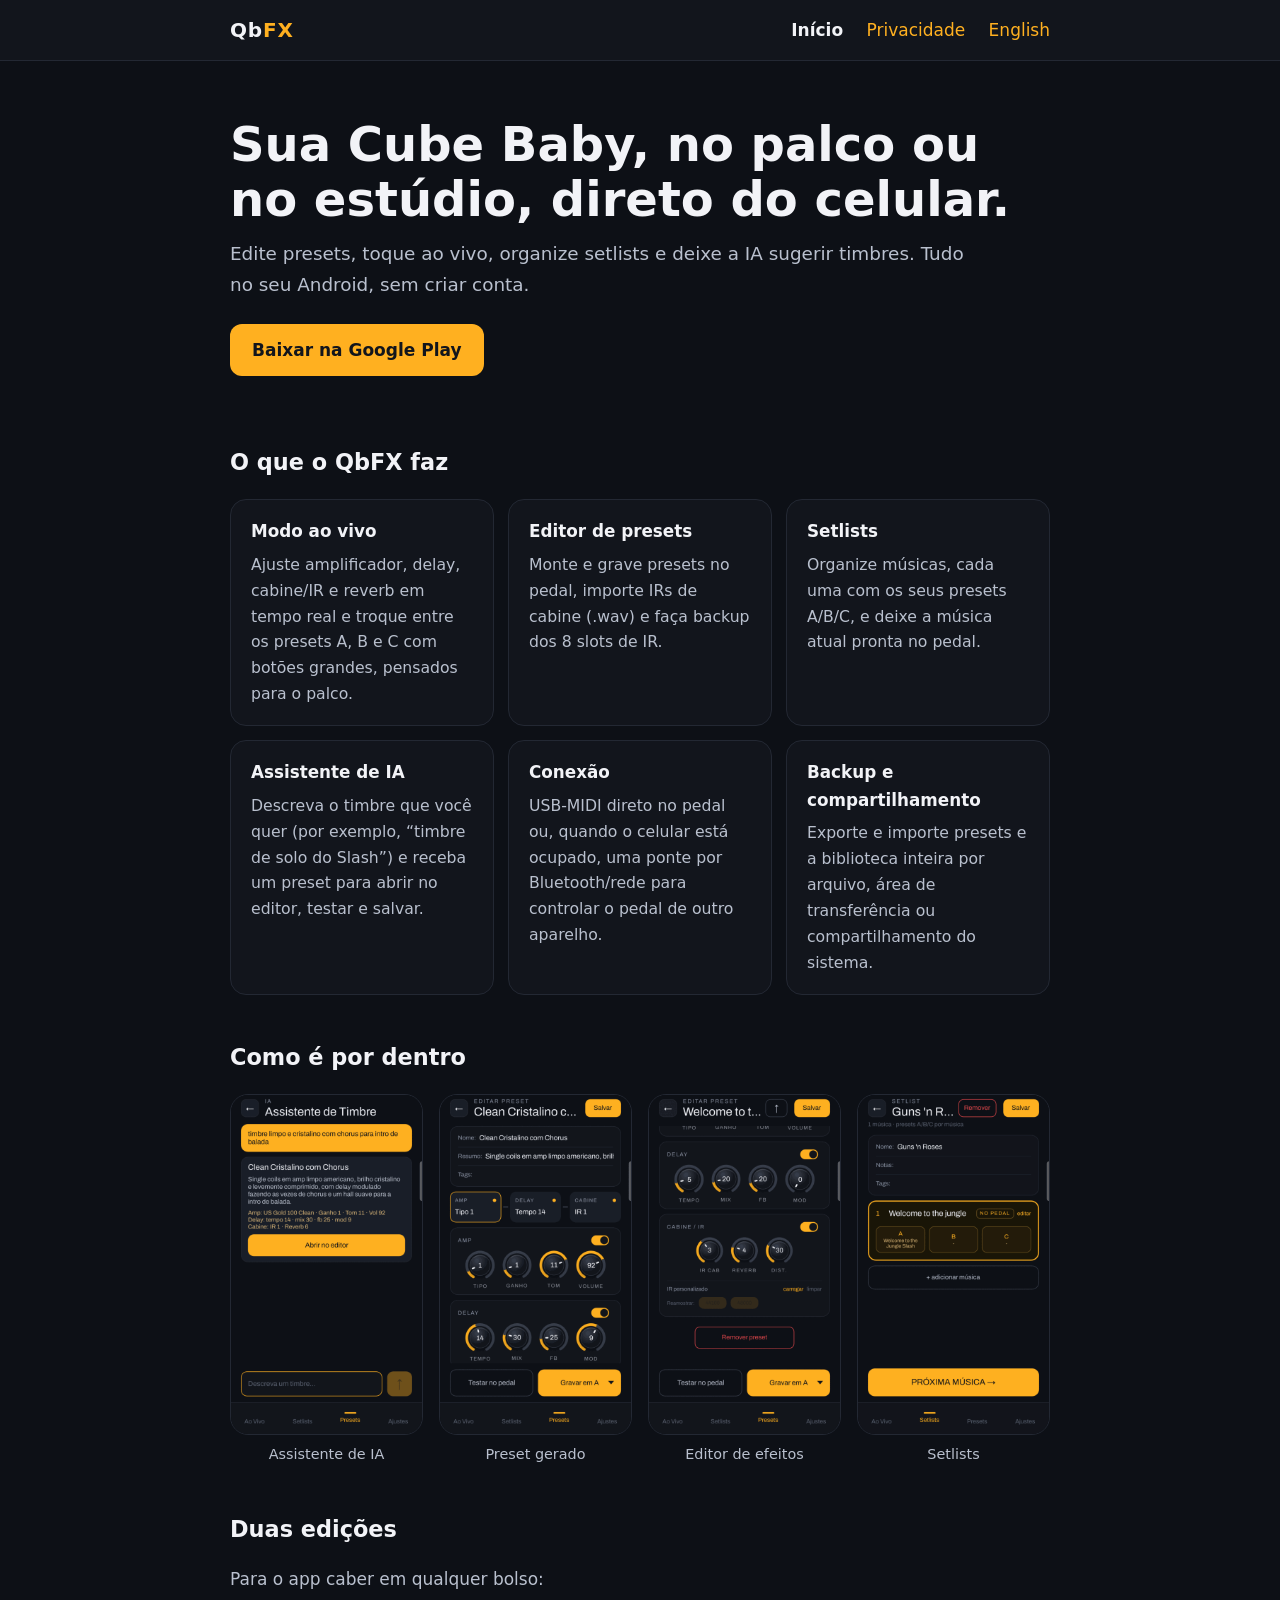
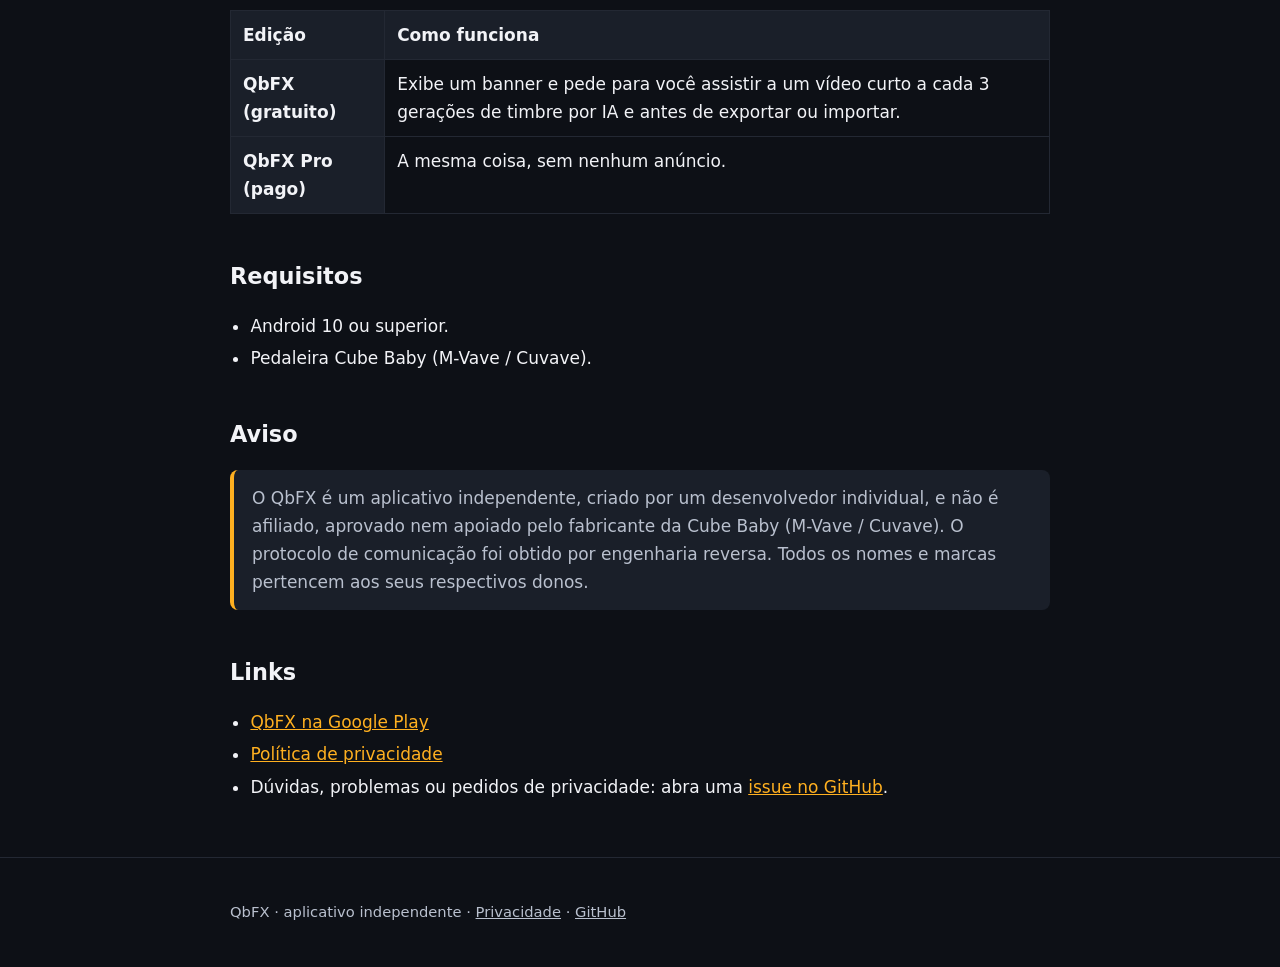
<file: index.html>
<!doctype html>
<html lang="pt-BR">
<head>
<meta charset="utf-8">
<meta name="viewport" content="width=device-width, initial-scale=1">
<title>QbFX — controle para a pedaleira Cube Baby</title>
<meta name="description" content="QbFX: aplicativo independente para editar presets, tocar ao vivo, organizar setlists e criar timbres com IA na pedaleira Cube Baby (M-Vave / Cuvave).">
<meta name="theme-color" content="#0d1016">
<link rel="stylesheet" href="style.css">
<link rel="alternate" hreflang="en" href="en/">
</head>
<body>
<header class="top"><div class="wrap">
<a class="brand" href="./">Qb<span>FX</span></a>
<nav aria-label="Navegação">
<a href="./" aria-current="page">Início</a>
<a href="privacy/">Privacidade</a>
<a href="en/" hreflang="en" lang="en" aria-label="Read this page in English">English</a>
</nav>
</div></header>
<main><div class="wrap">
<section class="hero">
<h1>Sua Cube Baby, no palco ou no estúdio, direto do celular.</h1>
<p>Edite presets, toque ao vivo, organize setlists e deixe a IA sugerir timbres. Tudo no seu Android, sem criar conta.</p>
<a class="badge" href="https://play.google.com/store/apps/details?id=com.guitareffects.qbfx&amp;hl=pt_BR" rel="noopener">Baixar na Google Play</a>
</section>
<h2>O que o QbFX faz</h2>
<div class="grid">
<div class="card"><h3>Modo ao vivo</h3><p>Ajuste amplificador, delay, cabine/IR e reverb em tempo real e troque entre os presets A, B e C com botões grandes, pensados para o palco.</p></div>
<div class="card"><h3>Editor de presets</h3><p>Monte e grave presets no pedal, importe IRs de cabine (.wav) e faça backup dos 8 slots de IR.</p></div>
<div class="card"><h3>Setlists</h3><p>Organize músicas, cada uma com os seus presets A/B/C, e deixe a música atual pronta no pedal.</p></div>
<div class="card"><h3>Assistente de IA</h3><p>Descreva o timbre que você quer (por exemplo, “timbre de solo do Slash”) e receba um preset para abrir no editor, testar e salvar.</p></div>
<div class="card"><h3>Conexão</h3><p>USB-MIDI direto no pedal ou, quando o celular está ocupado, uma ponte por Bluetooth/rede para controlar o pedal de outro aparelho.</p></div>
<div class="card"><h3>Backup e compartilhamento</h3><p>Exporte e importe presets e a biblioteca inteira por arquivo, área de transferência ou compartilhamento do sistema.</p></div>
</div>
<h2>Como é por dentro</h2>
<div class="shots">
<figure><img src="assets/shots/ai-chat.png" alt="Tela do assistente de IA com a resposta: o preset “Clean Cristalino com Chorus”" width="540" height="960" loading="lazy"><figcaption>Assistente de IA</figcaption></figure>
<figure><img src="assets/shots/ai-preset.png" alt="O preset gerado aberto no editor, com os knobs de amp e delay ajustados" width="540" height="960" loading="lazy"><figcaption>Preset gerado</figcaption></figure>
<figure><img src="assets/shots/editor.png" alt="Editor de presets com amp, delay e cabine/IR" width="540" height="960" loading="lazy"><figcaption>Editor de efeitos</figcaption></figure>
<figure><img src="assets/shots/setlist.png" alt="Setlist com uma música e os presets A, B e C" width="540" height="960" loading="lazy"><figcaption>Setlists</figcaption></figure>
</div>
<h2>Duas edições</h2>
<p class="muted">Para o app caber em qualquer bolso:</p>
<table>
<tr><th>Edição</th><th>Como funciona</th></tr>
<tr><th scope="row">QbFX (gratuito)</th><td>Exibe um banner e pede para você assistir a um vídeo curto a cada 3 gerações de timbre por IA e antes de exportar ou importar.</td></tr>
<tr><th scope="row">QbFX Pro (pago)</th><td>A mesma coisa, sem nenhum anúncio.</td></tr>
</table>
<h2>Requisitos</h2>
<ul>
<li>Android 10 ou superior.</li><li>Pedaleira Cube Baby (M-Vave / Cuvave).</li>
</ul>
<h2>Aviso</h2>
<p class="note">O QbFX é um aplicativo independente, criado por um desenvolvedor individual, e não é afiliado, aprovado nem apoiado pelo fabricante da Cube Baby (M-Vave / Cuvave). O protocolo de comunicação foi obtido por engenharia reversa. Todos os nomes e marcas pertencem aos seus respectivos donos.</p>
<h2>Links</h2>
<ul>
<li><a href="https://play.google.com/store/apps/details?id=com.guitareffects.qbfx&amp;hl=pt_BR" rel="noopener">QbFX na Google Play</a></li>
<li><a href="privacy/">Política de privacidade</a></li>
<li>Dúvidas, problemas ou pedidos de privacidade: abra uma <a href="https://github.com/brunogamacatao/qbfx/issues">issue no GitHub</a>.</li>
</ul>
</div></main>
<footer><div class="wrap">
<p>QbFX · aplicativo independente · <a href="privacy/">Privacidade</a> · <a href="https://github.com/brunogamacatao/qbfx/issues">GitHub</a></p>
</div></footer>
</body>
</html>
</file>
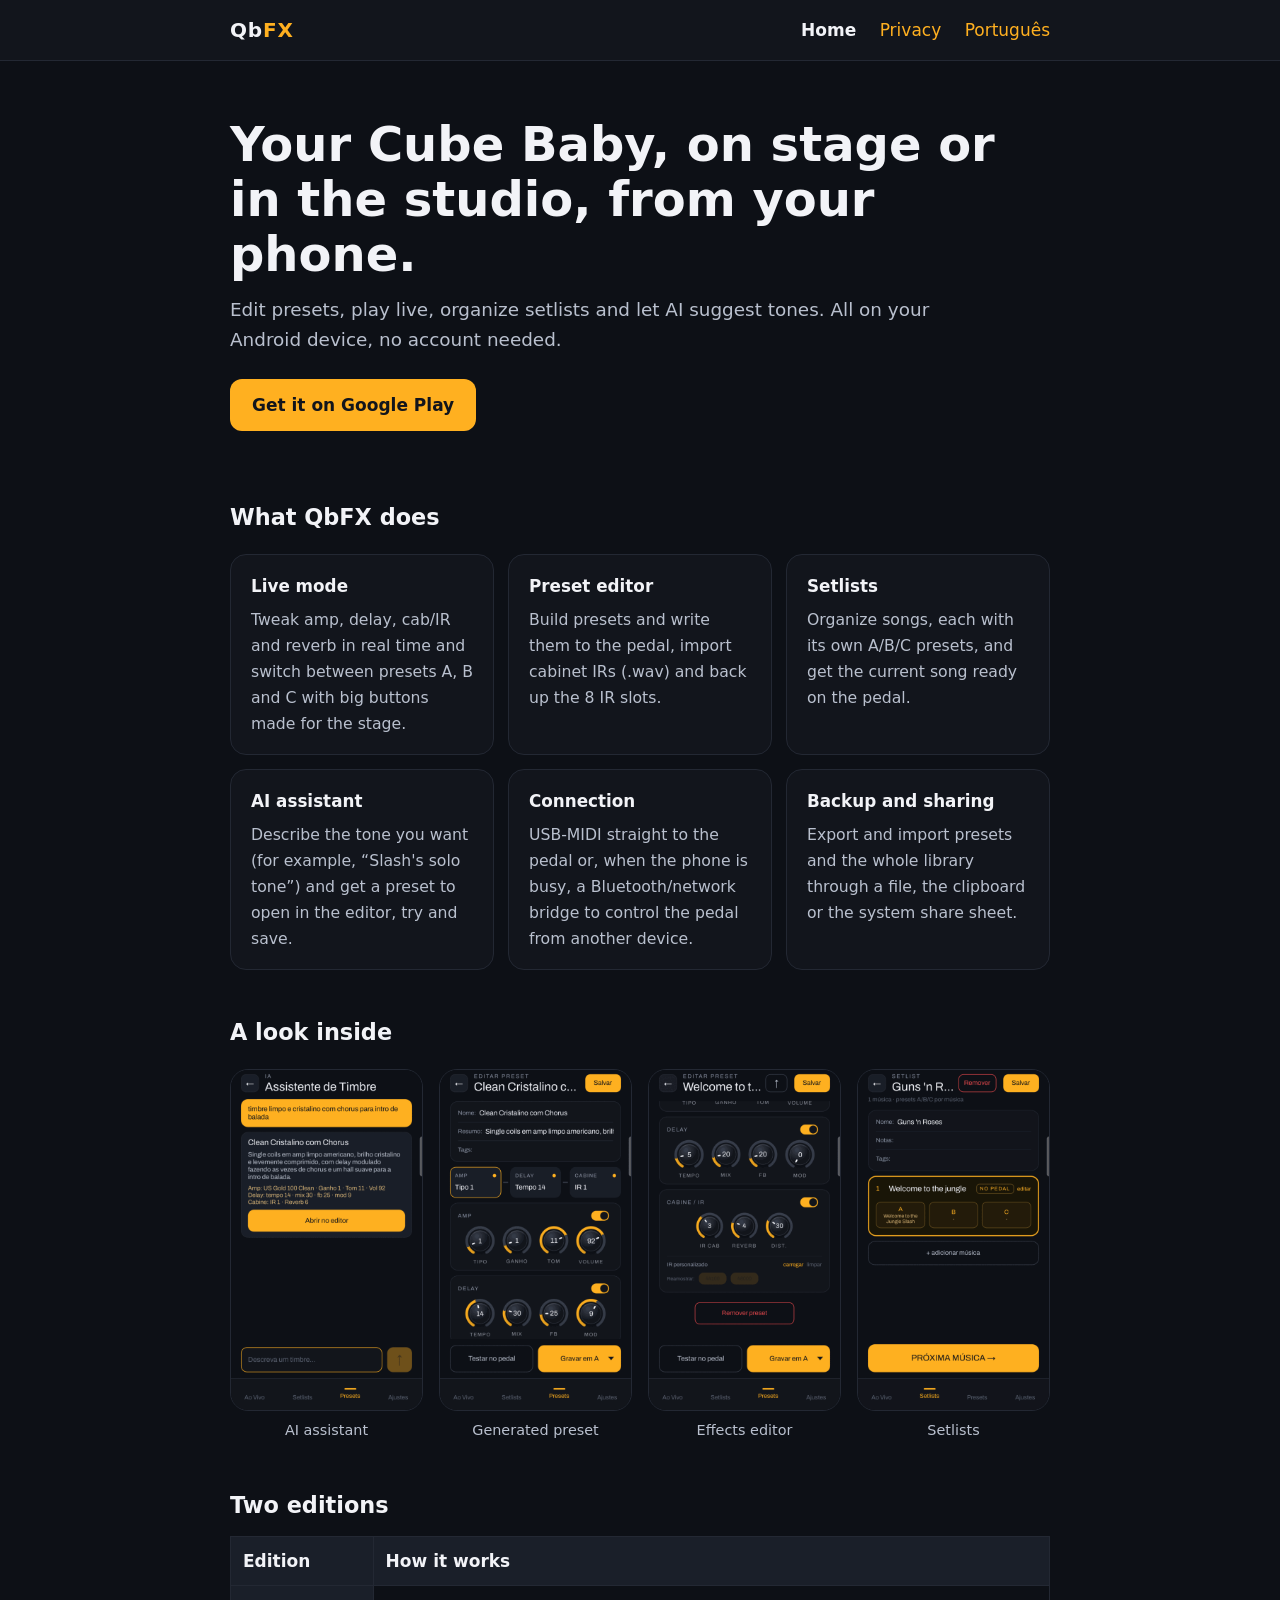
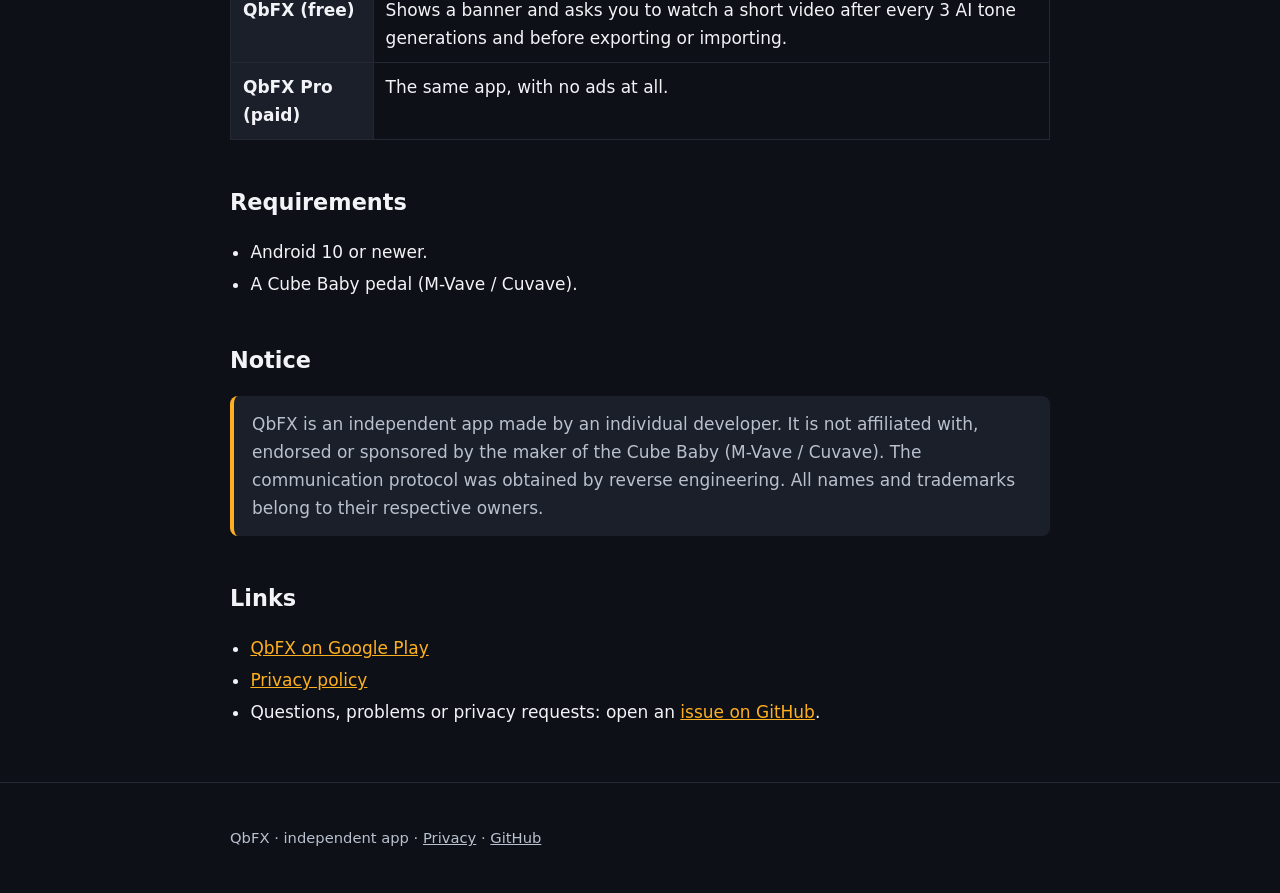
<file: en/index.html>
<!doctype html>
<html lang="en">
<head>
<meta charset="utf-8">
<meta name="viewport" content="width=device-width, initial-scale=1">
<title>QbFX — a controller app for the Cube Baby pedal</title>
<meta name="description" content="QbFX: an independent app to edit presets, play live, organize setlists and create tones with AI on the Cube Baby pedal (M-Vave / Cuvave).">
<meta name="theme-color" content="#0d1016">
<link rel="stylesheet" href="../style.css">
<link rel="alternate" hreflang="pt-BR" href="../">
</head>
<body>
<header class="top"><div class="wrap">
<a class="brand" href="./">Qb<span>FX</span></a>
<nav aria-label="Navigation">
<a href="./" aria-current="page">Home</a>
<a href="privacy/">Privacy</a>
<a href="../" hreflang="pt-BR" lang="pt-BR" aria-label="Ler esta página em português">Português</a>
</nav>
</div></header>
<main><div class="wrap">
<section class="hero">
<h1>Your Cube Baby, on stage or in the studio, from your phone.</h1>
<p>Edit presets, play live, organize setlists and let AI suggest tones. All on your Android device, no account needed.</p>
<a class="badge" href="https://play.google.com/store/apps/details?id=com.guitareffects.qbfx&amp;hl=en" rel="noopener">Get it on Google Play</a>
</section>
<h2>What QbFX does</h2>
<div class="grid">
<div class="card"><h3>Live mode</h3><p>Tweak amp, delay, cab/IR and reverb in real time and switch between presets A, B and C with big buttons made for the stage.</p></div>
<div class="card"><h3>Preset editor</h3><p>Build presets and write them to the pedal, import cabinet IRs (.wav) and back up the 8 IR slots.</p></div>
<div class="card"><h3>Setlists</h3><p>Organize songs, each with its own A/B/C presets, and get the current song ready on the pedal.</p></div>
<div class="card"><h3>AI assistant</h3><p>Describe the tone you want (for example, “Slash&#x27;s solo tone”) and get a preset to open in the editor, try and save.</p></div>
<div class="card"><h3>Connection</h3><p>USB-MIDI straight to the pedal or, when the phone is busy, a Bluetooth/network bridge to control the pedal from another device.</p></div>
<div class="card"><h3>Backup and sharing</h3><p>Export and import presets and the whole library through a file, the clipboard or the system share sheet.</p></div>
</div>
<h2>A look inside</h2>
<div class="shots">
<figure><img src="../assets/shots/ai-chat.png" alt="AI assistant screen with the answer: the preset “Clean Cristalino com Chorus”" width="540" height="960" loading="lazy"><figcaption>AI assistant</figcaption></figure>
<figure><img src="../assets/shots/ai-preset.png" alt="The generated preset opened in the editor, with the amp and delay knobs set" width="540" height="960" loading="lazy"><figcaption>Generated preset</figcaption></figure>
<figure><img src="../assets/shots/editor.png" alt="Preset editor with amp, delay and cab/IR" width="540" height="960" loading="lazy"><figcaption>Effects editor</figcaption></figure>
<figure><img src="../assets/shots/setlist.png" alt="A setlist with one song and its A, B and C presets" width="540" height="960" loading="lazy"><figcaption>Setlists</figcaption></figure>
</div>
<h2>Two editions</h2>

<table>
<tr><th>Edition</th><th>How it works</th></tr>
<tr><th scope="row">QbFX (free)</th><td>Shows a banner and asks you to watch a short video after every 3 AI tone generations and before exporting or importing.</td></tr>
<tr><th scope="row">QbFX Pro (paid)</th><td>The same app, with no ads at all.</td></tr>
</table>
<h2>Requirements</h2>
<ul>
<li>Android 10 or newer.</li><li>A Cube Baby pedal (M-Vave / Cuvave).</li>
</ul>
<h2>Notice</h2>
<p class="note">QbFX is an independent app made by an individual developer. It is not affiliated with, endorsed or sponsored by the maker of the Cube Baby (M-Vave / Cuvave). The communication protocol was obtained by reverse engineering. All names and trademarks belong to their respective owners.</p>
<h2>Links</h2>
<ul>
<li><a href="https://play.google.com/store/apps/details?id=com.guitareffects.qbfx&amp;hl=en" rel="noopener">QbFX on Google Play</a></li>
<li><a href="privacy/">Privacy policy</a></li>
<li>Questions, problems or privacy requests: open an <a href="https://github.com/brunogamacatao/qbfx/issues">issue on GitHub</a>.</li>
</ul>
</div></main>
<footer><div class="wrap">
<p>QbFX · independent app · <a href="privacy/">Privacy</a> · <a href="https://github.com/brunogamacatao/qbfx/issues">GitHub</a></p>
</div></footer>
</body>
</html>
</file>
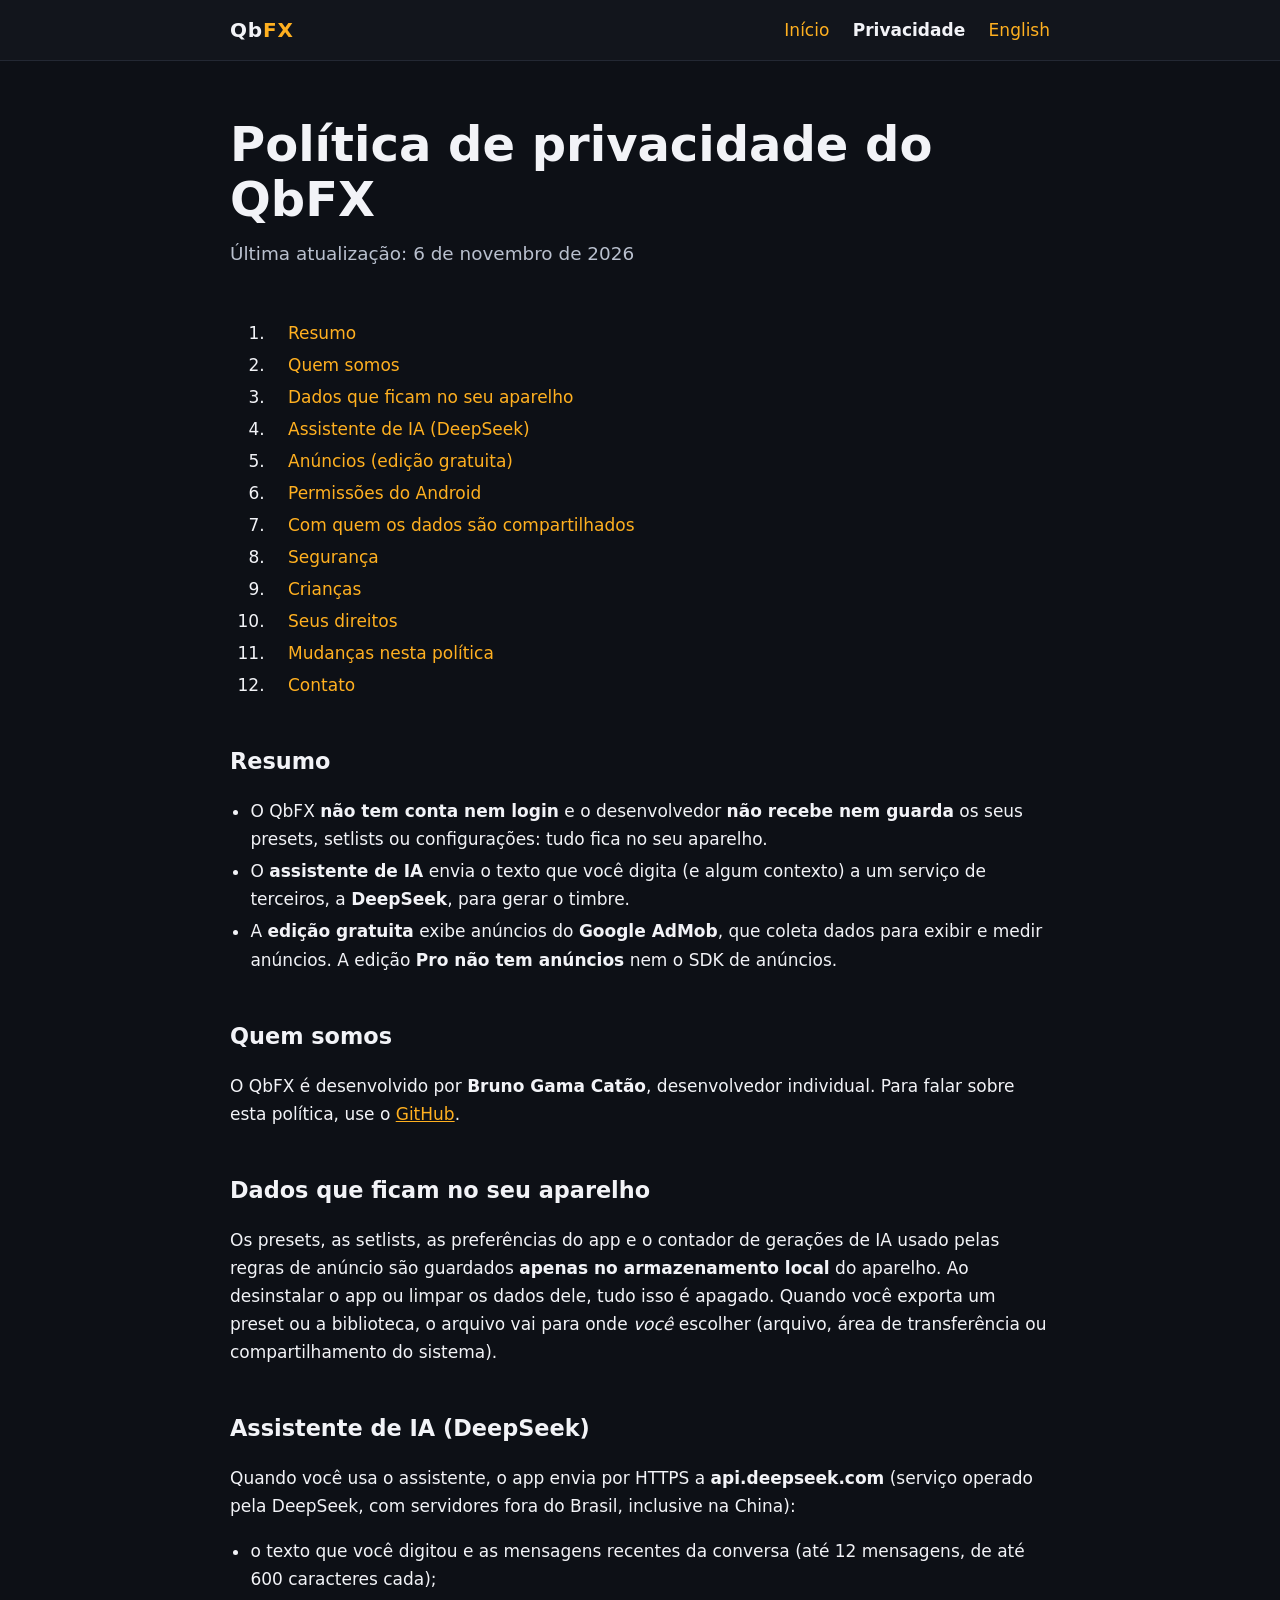
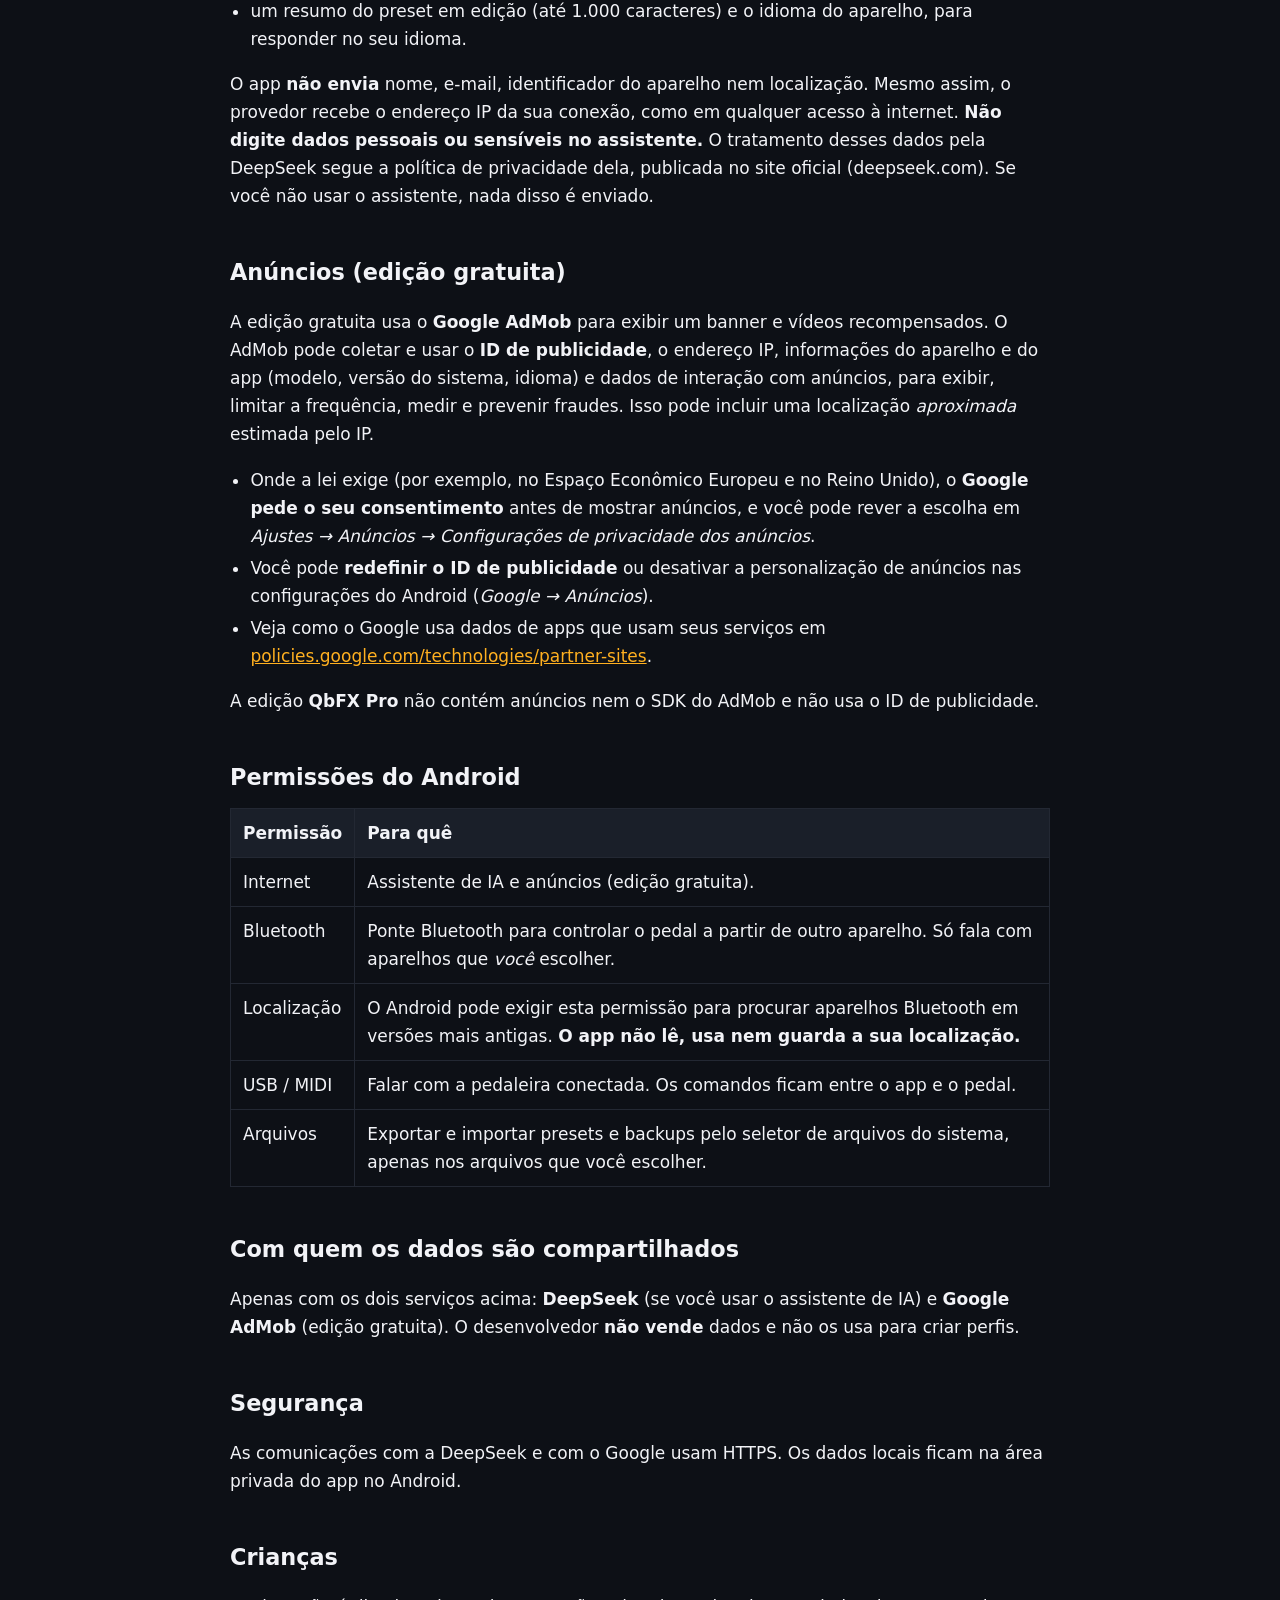
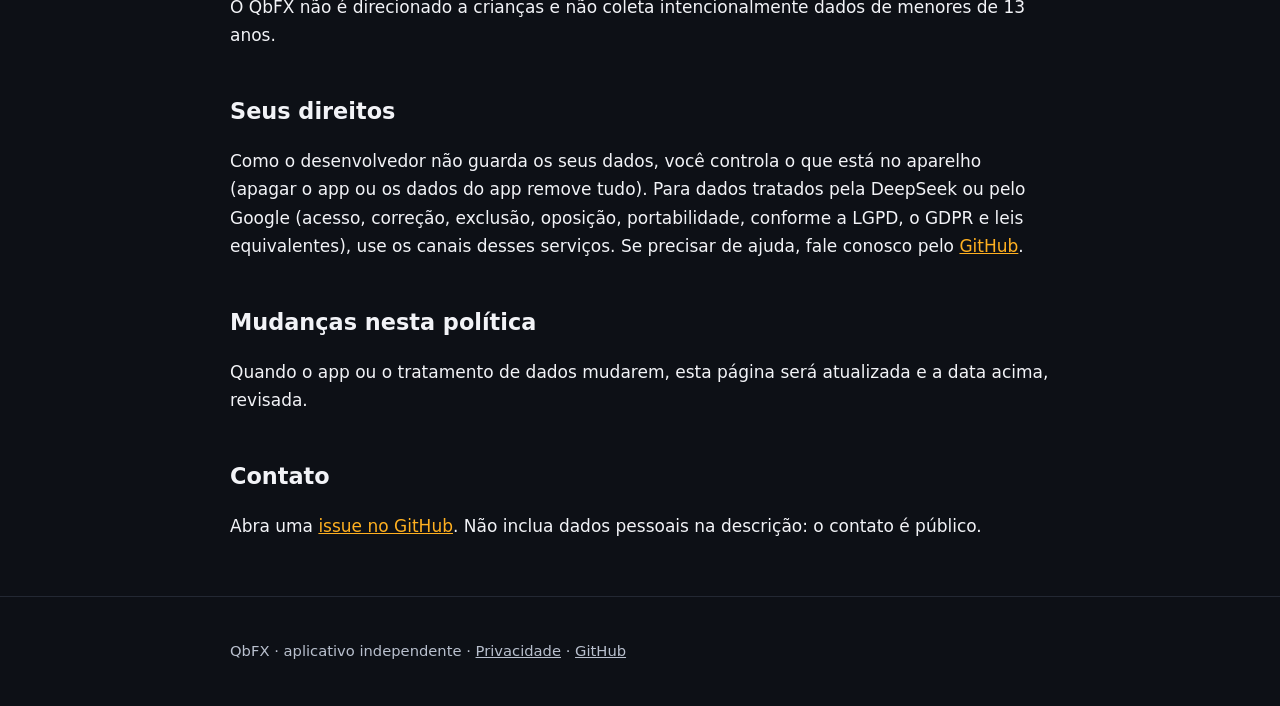
<file: privacy/index.html>
<!doctype html>
<html lang="pt-BR">
<head>
<meta charset="utf-8">
<meta name="viewport" content="width=device-width, initial-scale=1">
<title>Política de privacidade — QbFX</title>
<meta name="description" content="Política de privacidade do aplicativo QbFX: quais dados ficam no aparelho, o que é enviado ao assistente de IA e aos anúncios.">
<meta name="theme-color" content="#0d1016">
<link rel="stylesheet" href="../style.css">
<link rel="alternate" hreflang="en" href="../en/privacy/">
</head>
<body>
<header class="top"><div class="wrap">
<a class="brand" href="../">Qb<span>FX</span></a>
<nav aria-label="Navegação">
<a href="../">Início</a>
<a href="../privacy/" aria-current="page">Privacidade</a>
<a href="../en/privacy/" hreflang="en" lang="en" aria-label="Read this page in English">English</a>
</nav>
</div></header>
<main><div class="wrap">
<section class="hero" style="padding-bottom:8px">
<h1>Política de privacidade do QbFX</h1>
<p class="muted">Última atualização: 6 de novembro de 2026</p>
</section>
<nav aria-label="Sumário"><ol><li><a href="#s1">Resumo</a></li><li><a href="#s2">Quem somos</a></li><li><a href="#s3">Dados que ficam no seu aparelho</a></li><li><a href="#s4">Assistente de IA (DeepSeek)</a></li><li><a href="#s5">Anúncios (edição gratuita)</a></li><li><a href="#s6">Permissões do Android</a></li><li><a href="#s7">Com quem os dados são compartilhados</a></li><li><a href="#s8">Segurança</a></li><li><a href="#s9">Crianças</a></li><li><a href="#s10">Seus direitos</a></li><li><a href="#s11">Mudanças nesta política</a></li><li><a href="#s12">Contato</a></li></ol></nav>
<h2 id="s1">Resumo</h2>
<ul>
<li>O QbFX <strong>não tem conta nem login</strong> e o desenvolvedor <strong>não recebe nem guarda</strong> os seus presets, setlists ou configurações: tudo fica no seu aparelho.</li>
<li>O <strong>assistente de IA</strong> envia o texto que você digita (e algum contexto) a um serviço de terceiros, a <strong>DeepSeek</strong>, para gerar o timbre.</li>
<li>A <strong>edição gratuita</strong> exibe anúncios do <strong>Google AdMob</strong>, que coleta dados para exibir e medir anúncios. A edição <strong>Pro não tem anúncios</strong> nem o SDK de anúncios.</li>
</ul>
<h2 id="s2">Quem somos</h2>
<p>O QbFX é desenvolvido por <strong>Bruno Gama Catão</strong>, desenvolvedor individual. Para falar sobre esta política, use o <a href="https://github.com/brunogamacatao/qbfx/issues">GitHub</a>.</p>
<h2 id="s3">Dados que ficam no seu aparelho</h2>
<p>Os presets, as setlists, as preferências do app e o contador de gerações de IA usado pelas regras de anúncio são guardados <strong>apenas no armazenamento local</strong> do aparelho. Ao desinstalar o app ou limpar os dados dele, tudo isso é apagado. Quando você exporta um preset ou a biblioteca, o arquivo vai para onde <em>você</em> escolher (arquivo, área de transferência ou compartilhamento do sistema).</p>
<h2 id="s4">Assistente de IA (DeepSeek)</h2>
<p>Quando você usa o assistente, o app envia por HTTPS a <strong>api.deepseek.com</strong> (serviço operado pela DeepSeek, com servidores fora do Brasil, inclusive na China):</p>
<ul>
<li>o texto que você digitou e as mensagens recentes da conversa (até 12 mensagens, de até 600 caracteres cada);</li>
<li>um resumo do preset em edição (até 1.000 caracteres) e o idioma do aparelho, para responder no seu idioma.</li>
</ul>
<p>O app <strong>não envia</strong> nome, e-mail, identificador do aparelho nem localização. Mesmo assim, o provedor recebe o endereço IP da sua conexão, como em qualquer acesso à internet. <strong>Não digite dados pessoais ou sensíveis no assistente.</strong> O tratamento desses dados pela DeepSeek segue a política de privacidade dela, publicada no site oficial (deepseek.com). Se você não usar o assistente, nada disso é enviado.</p>
<h2 id="s5">Anúncios (edição gratuita)</h2>
<p>A edição gratuita usa o <strong>Google AdMob</strong> para exibir um banner e vídeos recompensados. O AdMob pode coletar e usar o <strong>ID de publicidade</strong>, o endereço IP, informações do aparelho e do app (modelo, versão do sistema, idioma) e dados de interação com anúncios, para exibir, limitar a frequência, medir e prevenir fraudes. Isso pode incluir uma localização <em>aproximada</em> estimada pelo IP.</p>
<ul>
<li>Onde a lei exige (por exemplo, no Espaço Econômico Europeu e no Reino Unido), o <strong>Google pede o seu consentimento</strong> antes de mostrar anúncios, e você pode rever a escolha em <em>Ajustes → Anúncios → Configurações de privacidade dos anúncios</em>.</li>
<li>Você pode <strong>redefinir o ID de publicidade</strong> ou desativar a personalização de anúncios nas configurações do Android (<em>Google → Anúncios</em>).</li>
<li>Veja como o Google usa dados de apps que usam seus serviços em <a href="https://policies.google.com/technologies/partner-sites">policies.google.com/technologies/partner-sites</a>.</li>
</ul>
<p>A edição <strong>QbFX Pro</strong> não contém anúncios nem o SDK do AdMob e não usa o ID de publicidade.</p>
<h2 id="s6">Permissões do Android</h2>
<table>
<tr><th>Permissão</th><th>Para quê</th></tr>
<tr><td>Internet</td><td>Assistente de IA e anúncios (edição gratuita).</td></tr>
<tr><td>Bluetooth</td><td>Ponte Bluetooth para controlar o pedal a partir de outro aparelho. Só fala com aparelhos que <em>você</em> escolher.</td></tr>
<tr><td>Localização</td><td>O Android pode exigir esta permissão para procurar aparelhos Bluetooth em versões mais antigas. <strong>O app não lê, usa nem guarda a sua localização.</strong></td></tr>
<tr><td>USB / MIDI</td><td>Falar com a pedaleira conectada. Os comandos ficam entre o app e o pedal.</td></tr>
<tr><td>Arquivos</td><td>Exportar e importar presets e backups pelo seletor de arquivos do sistema, apenas nos arquivos que você escolher.</td></tr>
</table>
<h2 id="s7">Com quem os dados são compartilhados</h2>
<p>Apenas com os dois serviços acima: <strong>DeepSeek</strong> (se você usar o assistente de IA) e <strong>Google AdMob</strong> (edição gratuita). O desenvolvedor <strong>não vende</strong> dados e não os usa para criar perfis.</p>
<h2 id="s8">Segurança</h2>
<p>As comunicações com a DeepSeek e com o Google usam HTTPS. Os dados locais ficam na área privada do app no Android.</p>
<h2 id="s9">Crianças</h2>
<p>O QbFX não é direcionado a crianças e não coleta intencionalmente dados de menores de 13 anos.</p>
<h2 id="s10">Seus direitos</h2>
<p>Como o desenvolvedor não guarda os seus dados, você controla o que está no aparelho (apagar o app ou os dados do app remove tudo). Para dados tratados pela DeepSeek ou pelo Google (acesso, correção, exclusão, oposição, portabilidade, conforme a LGPD, o GDPR e leis equivalentes), use os canais desses serviços. Se precisar de ajuda, fale conosco pelo <a href="https://github.com/brunogamacatao/qbfx/issues">GitHub</a>.</p>
<h2 id="s11">Mudanças nesta política</h2>
<p>Quando o app ou o tratamento de dados mudarem, esta página será atualizada e a data acima, revisada.</p>
<h2 id="s12">Contato</h2>
<p>Abra uma <a href="https://github.com/brunogamacatao/qbfx/issues">issue no GitHub</a>. Não inclua dados pessoais na descrição: o contato é público.</p>
</div></main>
<footer><div class="wrap">
<p>QbFX · aplicativo independente · <a href="../privacy/">Privacidade</a> · <a href="https://github.com/brunogamacatao/qbfx/issues">GitHub</a></p>
</div></footer>
</body>
</html>
</file>
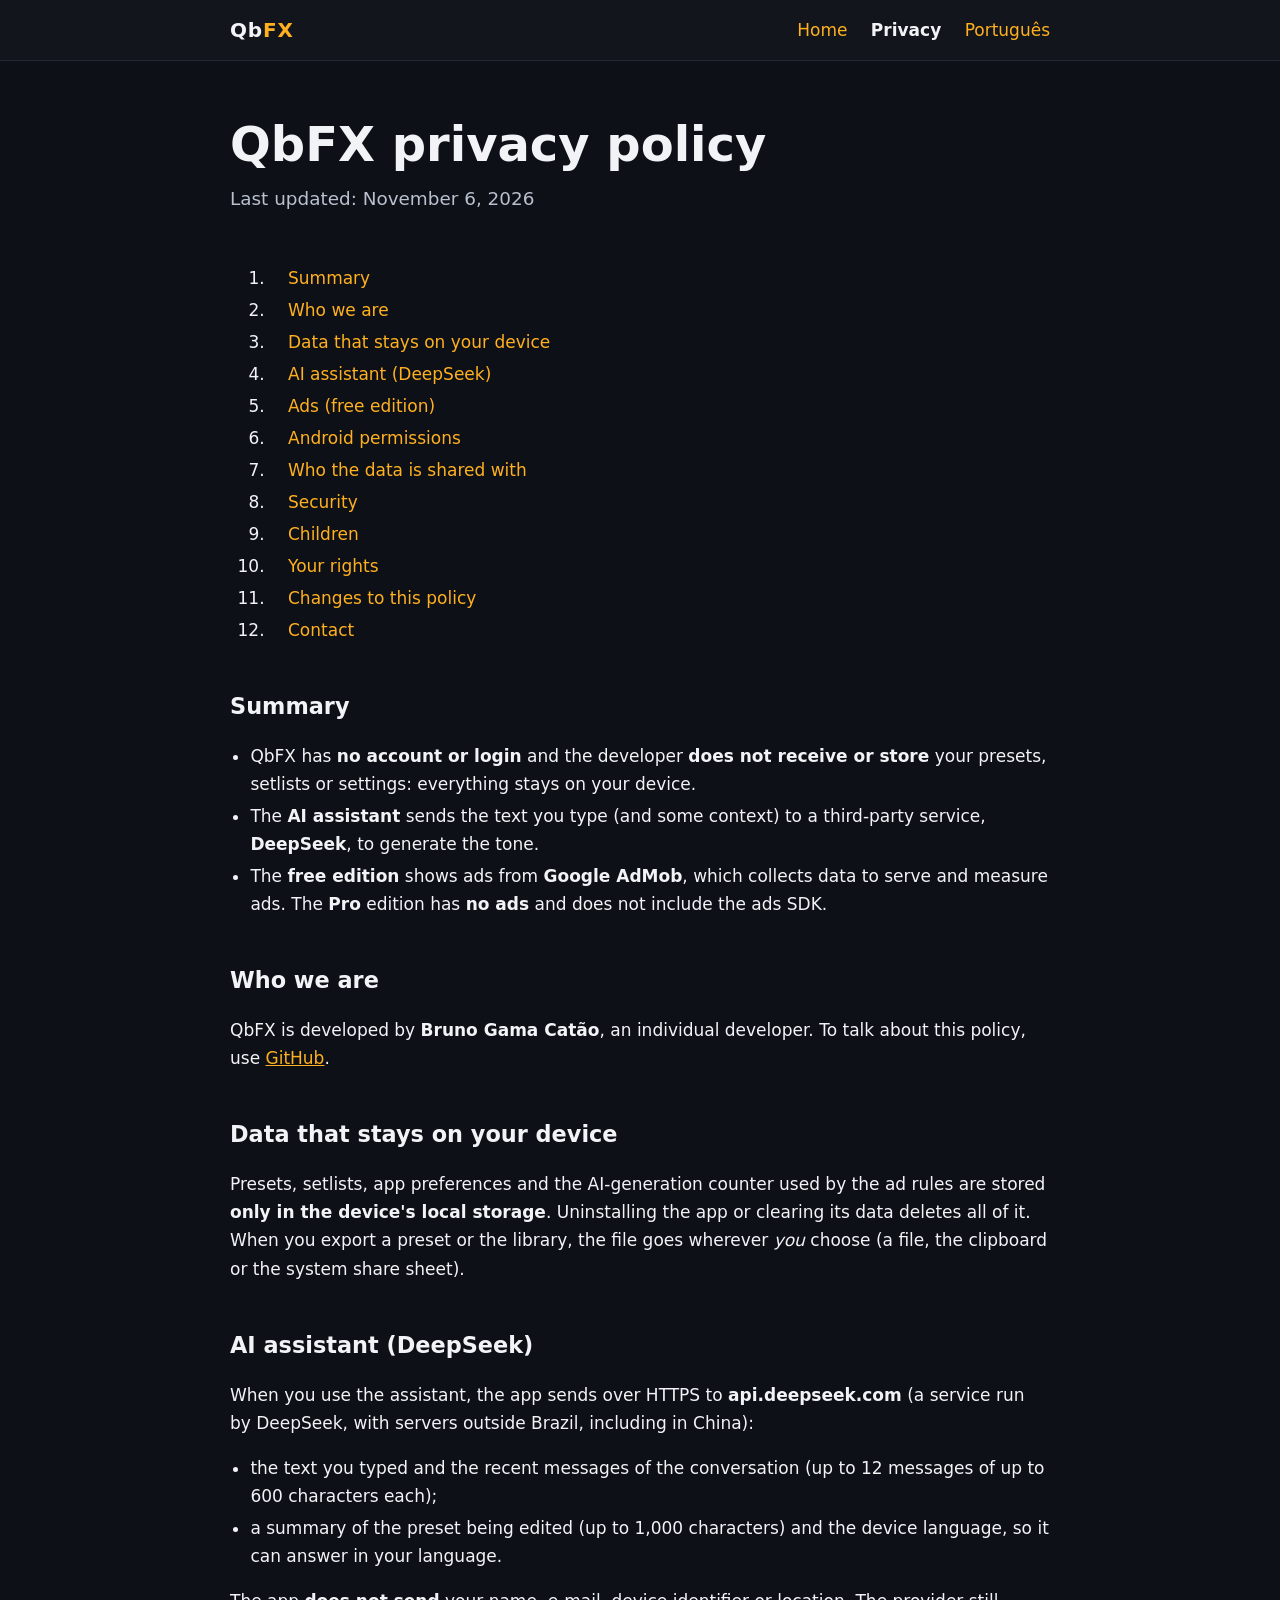
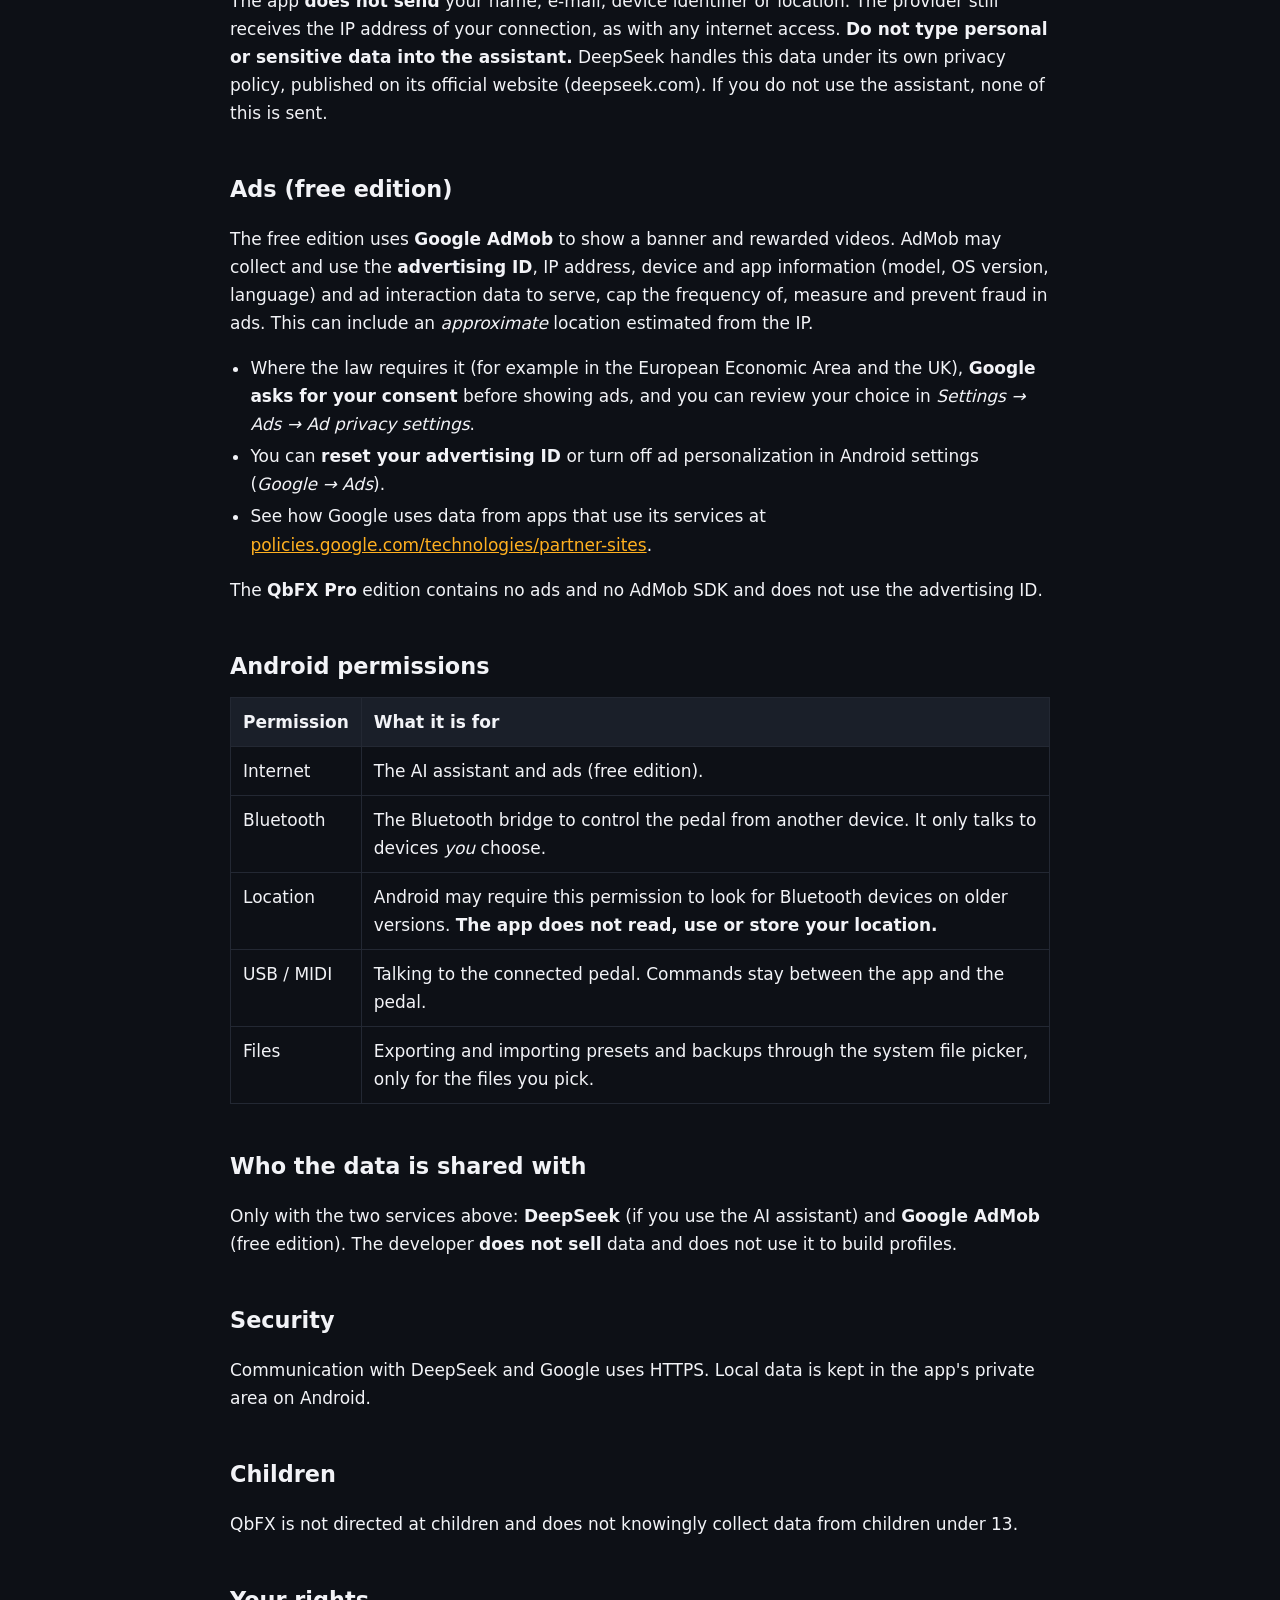
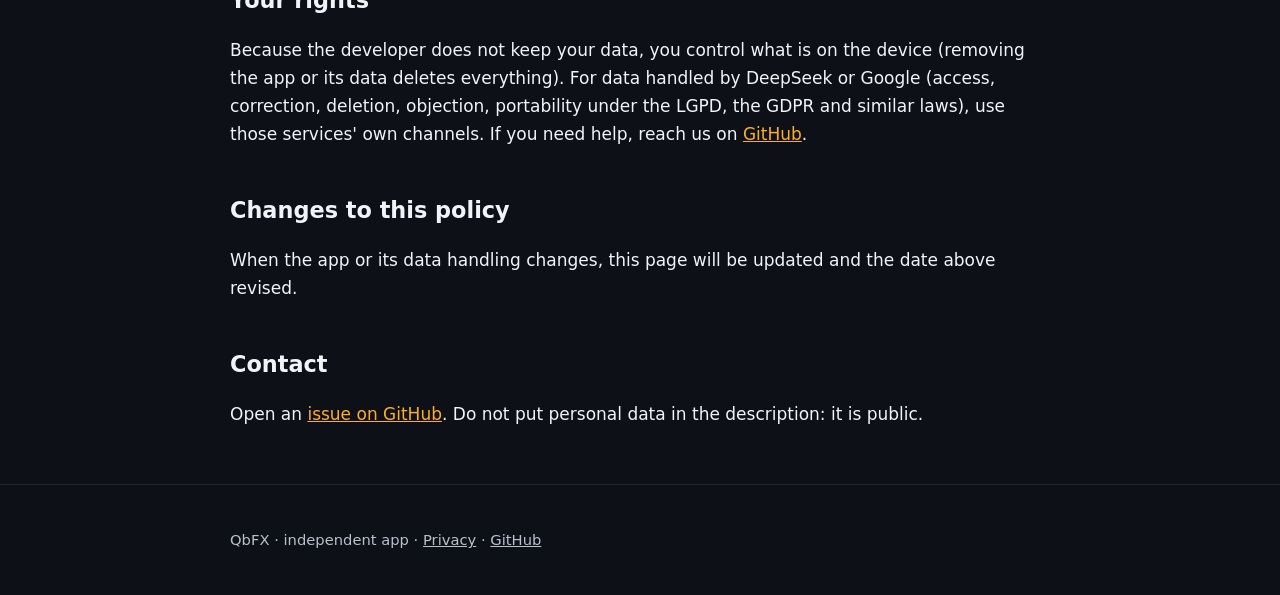
<file: en/privacy/index.html>
<!doctype html>
<html lang="en">
<head>
<meta charset="utf-8">
<meta name="viewport" content="width=device-width, initial-scale=1">
<title>Privacy policy — QbFX</title>
<meta name="description" content="Privacy policy of the QbFX app: what stays on your device, what is sent to the AI assistant and to ads.">
<meta name="theme-color" content="#0d1016">
<link rel="stylesheet" href="../../style.css">
<link rel="alternate" hreflang="pt-BR" href="../../privacy/">
</head>
<body>
<header class="top"><div class="wrap">
<a class="brand" href="../">Qb<span>FX</span></a>
<nav aria-label="Navigation">
<a href="../">Home</a>
<a href="./" aria-current="page">Privacy</a>
<a href="../../privacy/" hreflang="pt-BR" lang="pt-BR" aria-label="Ler esta página em português">Português</a>
</nav>
</div></header>
<main><div class="wrap">
<section class="hero" style="padding-bottom:8px">
<h1>QbFX privacy policy</h1>
<p class="muted">Last updated: November 6, 2026</p>
</section>
<nav aria-label="Contents"><ol><li><a href="#s1">Summary</a></li><li><a href="#s2">Who we are</a></li><li><a href="#s3">Data that stays on your device</a></li><li><a href="#s4">AI assistant (DeepSeek)</a></li><li><a href="#s5">Ads (free edition)</a></li><li><a href="#s6">Android permissions</a></li><li><a href="#s7">Who the data is shared with</a></li><li><a href="#s8">Security</a></li><li><a href="#s9">Children</a></li><li><a href="#s10">Your rights</a></li><li><a href="#s11">Changes to this policy</a></li><li><a href="#s12">Contact</a></li></ol></nav>
<h2 id="s1">Summary</h2>
<ul>
<li>QbFX has <strong>no account or login</strong> and the developer <strong>does not receive or store</strong> your presets, setlists or settings: everything stays on your device.</li>
<li>The <strong>AI assistant</strong> sends the text you type (and some context) to a third-party service, <strong>DeepSeek</strong>, to generate the tone.</li>
<li>The <strong>free edition</strong> shows ads from <strong>Google AdMob</strong>, which collects data to serve and measure ads. The <strong>Pro</strong> edition has <strong>no ads</strong> and does not include the ads SDK.</li>
</ul>
<h2 id="s2">Who we are</h2>
<p>QbFX is developed by <strong>Bruno Gama Catão</strong>, an individual developer. To talk about this policy, use <a href="https://github.com/brunogamacatao/qbfx/issues">GitHub</a>.</p>
<h2 id="s3">Data that stays on your device</h2>
<p>Presets, setlists, app preferences and the AI-generation counter used by the ad rules are stored <strong>only in the device's local storage</strong>. Uninstalling the app or clearing its data deletes all of it. When you export a preset or the library, the file goes wherever <em>you</em> choose (a file, the clipboard or the system share sheet).</p>
<h2 id="s4">AI assistant (DeepSeek)</h2>
<p>When you use the assistant, the app sends over HTTPS to <strong>api.deepseek.com</strong> (a service run by DeepSeek, with servers outside Brazil, including in China):</p>
<ul>
<li>the text you typed and the recent messages of the conversation (up to 12 messages of up to 600 characters each);</li>
<li>a summary of the preset being edited (up to 1,000 characters) and the device language, so it can answer in your language.</li>
</ul>
<p>The app <strong>does not send</strong> your name, e-mail, device identifier or location. The provider still receives the IP address of your connection, as with any internet access. <strong>Do not type personal or sensitive data into the assistant.</strong> DeepSeek handles this data under its own privacy policy, published on its official website (deepseek.com). If you do not use the assistant, none of this is sent.</p>
<h2 id="s5">Ads (free edition)</h2>
<p>The free edition uses <strong>Google AdMob</strong> to show a banner and rewarded videos. AdMob may collect and use the <strong>advertising ID</strong>, IP address, device and app information (model, OS version, language) and ad interaction data to serve, cap the frequency of, measure and prevent fraud in ads. This can include an <em>approximate</em> location estimated from the IP.</p>
<ul>
<li>Where the law requires it (for example in the European Economic Area and the UK), <strong>Google asks for your consent</strong> before showing ads, and you can review your choice in <em>Settings → Ads → Ad privacy settings</em>.</li>
<li>You can <strong>reset your advertising ID</strong> or turn off ad personalization in Android settings (<em>Google → Ads</em>).</li>
<li>See how Google uses data from apps that use its services at <a href="https://policies.google.com/technologies/partner-sites">policies.google.com/technologies/partner-sites</a>.</li>
</ul>
<p>The <strong>QbFX Pro</strong> edition contains no ads and no AdMob SDK and does not use the advertising ID.</p>
<h2 id="s6">Android permissions</h2>
<table>
<tr><th>Permission</th><th>What it is for</th></tr>
<tr><td>Internet</td><td>The AI assistant and ads (free edition).</td></tr>
<tr><td>Bluetooth</td><td>The Bluetooth bridge to control the pedal from another device. It only talks to devices <em>you</em> choose.</td></tr>
<tr><td>Location</td><td>Android may require this permission to look for Bluetooth devices on older versions. <strong>The app does not read, use or store your location.</strong></td></tr>
<tr><td>USB / MIDI</td><td>Talking to the connected pedal. Commands stay between the app and the pedal.</td></tr>
<tr><td>Files</td><td>Exporting and importing presets and backups through the system file picker, only for the files you pick.</td></tr>
</table>
<h2 id="s7">Who the data is shared with</h2>
<p>Only with the two services above: <strong>DeepSeek</strong> (if you use the AI assistant) and <strong>Google AdMob</strong> (free edition). The developer <strong>does not sell</strong> data and does not use it to build profiles.</p>
<h2 id="s8">Security</h2>
<p>Communication with DeepSeek and Google uses HTTPS. Local data is kept in the app's private area on Android.</p>
<h2 id="s9">Children</h2>
<p>QbFX is not directed at children and does not knowingly collect data from children under 13.</p>
<h2 id="s10">Your rights</h2>
<p>Because the developer does not keep your data, you control what is on the device (removing the app or its data deletes everything). For data handled by DeepSeek or Google (access, correction, deletion, objection, portability under the LGPD, the GDPR and similar laws), use those services' own channels. If you need help, reach us on <a href="https://github.com/brunogamacatao/qbfx/issues">GitHub</a>.</p>
<h2 id="s11">Changes to this policy</h2>
<p>When the app or its data handling changes, this page will be updated and the date above revised.</p>
<h2 id="s12">Contact</h2>
<p>Open an <a href="https://github.com/brunogamacatao/qbfx/issues">issue on GitHub</a>. Do not put personal data in the description: it is public.</p>
</div></main>
<footer><div class="wrap">
<p>QbFX · independent app · <a href="./">Privacy</a> · <a href="https://github.com/brunogamacatao/qbfx/issues">GitHub</a></p>
</div></footer>
</body>
</html>
</file>
<file: style.css>
:root{--bg:#0d1016;--surface:#12151c;--elev:#1a1f29;--line:#232833;--text:#f2f3f7;--muted:#b9c0ce;--accent:#ffb020;--accent-ink:#12151c}
*{box-sizing:border-box}
html{-webkit-text-size-adjust:100%}
body{margin:0;background:var(--bg);color:var(--text);font:17px/1.65 system-ui,-apple-system,"Segoe UI",Roboto,Helvetica,Arial,sans-serif}
a{color:var(--accent)}
a:focus-visible,button:focus-visible{outline:3px solid var(--accent);outline-offset:3px;border-radius:4px}
.wrap{max-width:860px;margin:0 auto;padding:0 20px}
header.top{border-bottom:1px solid var(--line);background:var(--surface)}
header.top .wrap{display:flex;align-items:center;justify-content:space-between;gap:16px;min-height:60px;flex-wrap:wrap}
.brand{font-weight:900;font-size:1.25rem;letter-spacing:.04em;color:var(--text);text-decoration:none}
.brand span{color:var(--accent)}
nav a{margin-left:18px;text-decoration:none}
nav a[aria-current="page"]{color:var(--text);font-weight:700}
.hero{padding:56px 0 24px}
.hero h1{font-size:clamp(2rem,6vw,3rem);line-height:1.15;margin:0 0 12px}
.hero p{color:var(--muted);font-size:1.15rem;max-width:40em;margin:0 0 24px}
.badge{display:inline-block;background:var(--accent);color:var(--accent-ink);font-weight:800;padding:12px 22px;border-radius:12px;text-decoration:none}
.badge:hover{filter:brightness(1.08)}
.badge:focus-visible{outline:3px solid var(--text);outline-offset:3px}
h2{font-size:1.4rem;margin:44px 0 12px}
h3{font-size:1.1rem;margin:28px 0 6px}
.grid{display:grid;gap:14px;grid-template-columns:repeat(auto-fit,minmax(250px,1fr));margin:18px 0}
.card{background:var(--surface);border:1px solid var(--line);border-radius:16px;padding:18px 20px}
.card h3{margin:0 0 6px;font-size:1.05rem}
.card p{margin:0;color:var(--muted);font-size:.98rem}
.note{background:var(--elev);border-left:4px solid var(--accent);padding:14px 18px;border-radius:8px;color:var(--muted)}
table{border-collapse:collapse;width:100%;margin:12px 0}
th,td{border:1px solid var(--line);padding:10px 12px;text-align:left;vertical-align:top}
th{background:var(--elev)}
ul{padding-left:1.2em}
li{margin:4px 0}
footer{border-top:1px solid var(--line);margin-top:56px;padding:28px 0;color:var(--muted);font-size:.92rem}
footer a{color:var(--muted)}
.shots{display:grid;gap:16px;grid-template-columns:repeat(auto-fit,minmax(190px,1fr));margin:18px 0}
.shots figure{margin:0}
.shots img{display:block;width:100%;height:auto;border-radius:18px;border:1px solid var(--line);background:var(--surface)}
.shots figcaption{color:var(--muted);font-size:.9rem;margin-top:8px;text-align:center}
.muted{color:var(--muted)}
@media (max-width:520px){body{font-size:16px}nav a{margin-left:12px}}
</file>
